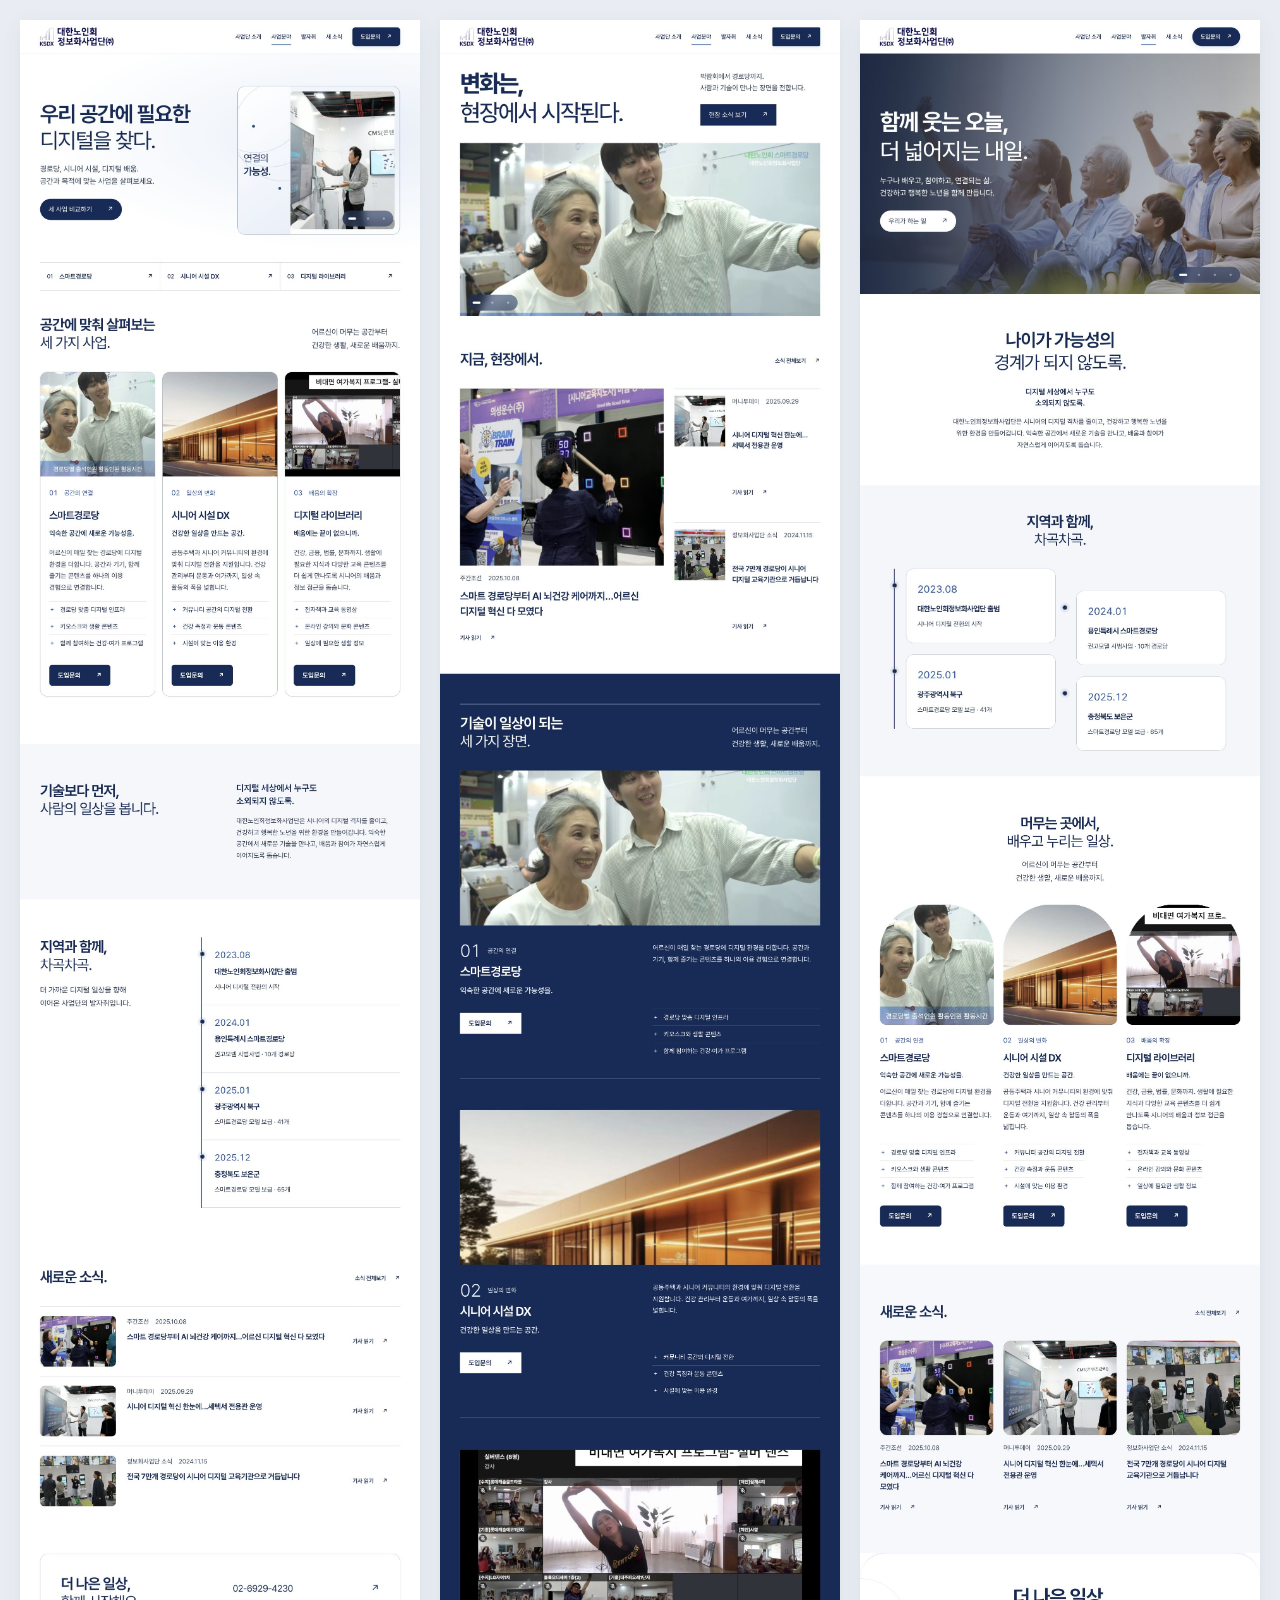
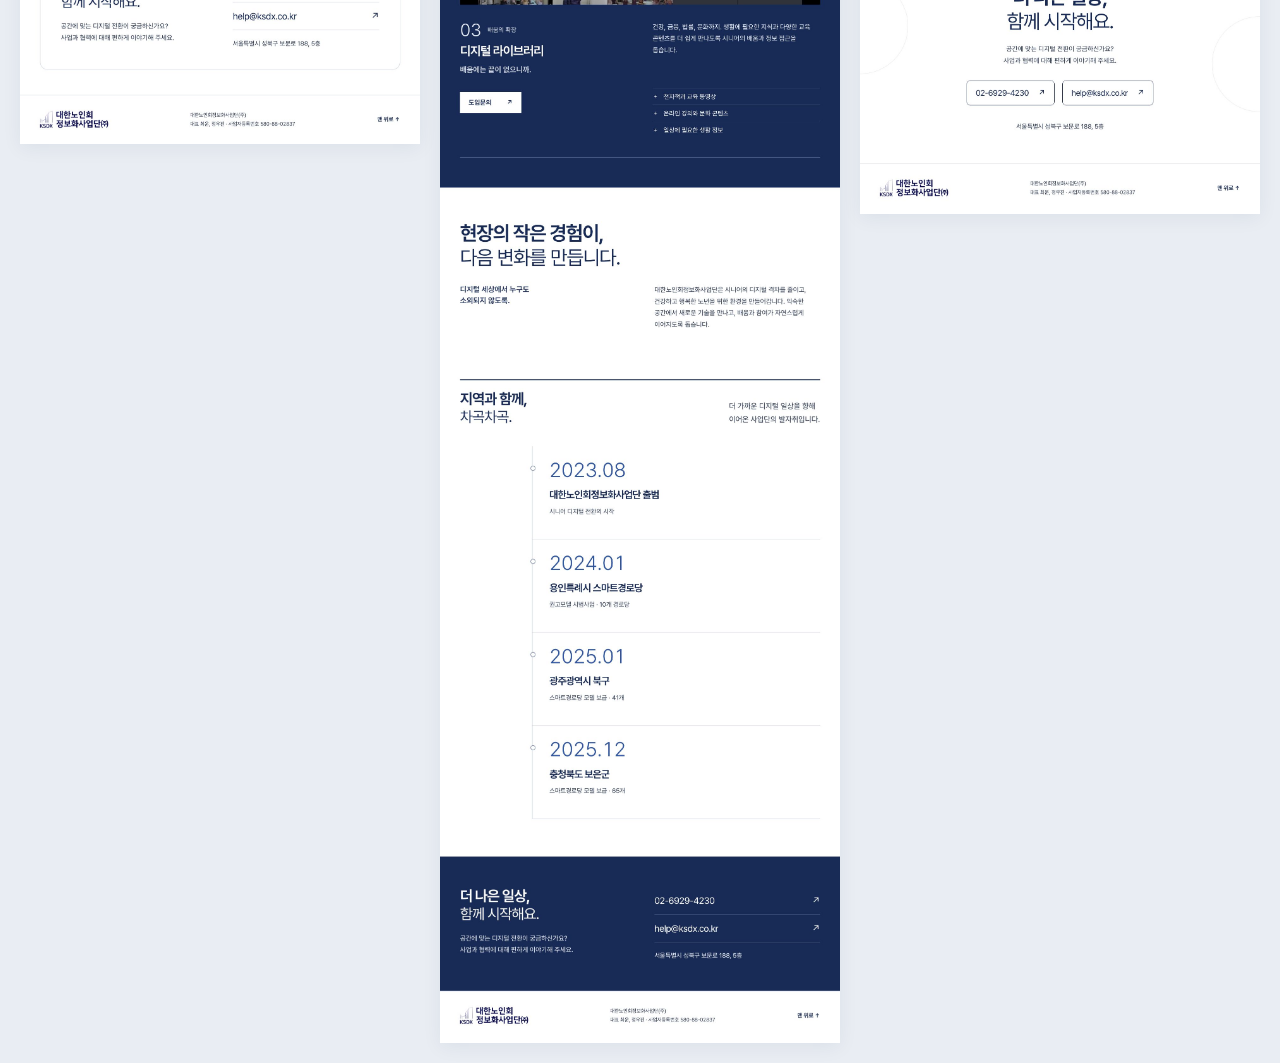
<file: comparison.html>
<!doctype html><html lang="ko"><head><meta charset="utf-8"><meta name="viewport" content="width=device-width,initial-scale=1"><meta name="robots" content="noindex,nofollow"><title>KSDX · 전체 디자인 비교</title><style>*{box-sizing:border-box}body{margin:0;background:#e9edf3}main{display:grid;grid-template-columns:repeat(3,minmax(0,1fr));gap:20px;padding:20px;align-items:start}a{display:block;background:white;box-shadow:0 4px 18px #10284f10;transition:box-shadow .4s}a:hover{box-shadow:0 12px 32px #10284f30}a:focus-visible{outline:4px solid #2257a5;outline-offset:4px}img{display:block;width:100%;height:auto}@media(max-width:800px){main{grid-template-columns:1fr;gap:35px;padding:16px}}</style></head><body><main><a href="a.html" aria-label="A: 사업 탐색형 전체 사이트 열기"><img src="a-full.jpg?v=7" alt="A 사업 탐색형 홈페이지 전체 화면"></a><a href="b.html" aria-label="B: 현장 편집형 전체 사이트 열기"><img src="b-full.jpg?v=7" alt="B 현장 편집형 홈페이지 전체 화면"></a><a href="c.html" aria-label="C: 사람 중심 비전형 전체 사이트 열기"><img src="c-full.jpg?v=7" alt="C 사람 중심 비전형 홈페이지 전체 화면"></a></main></body></html>
</file>
